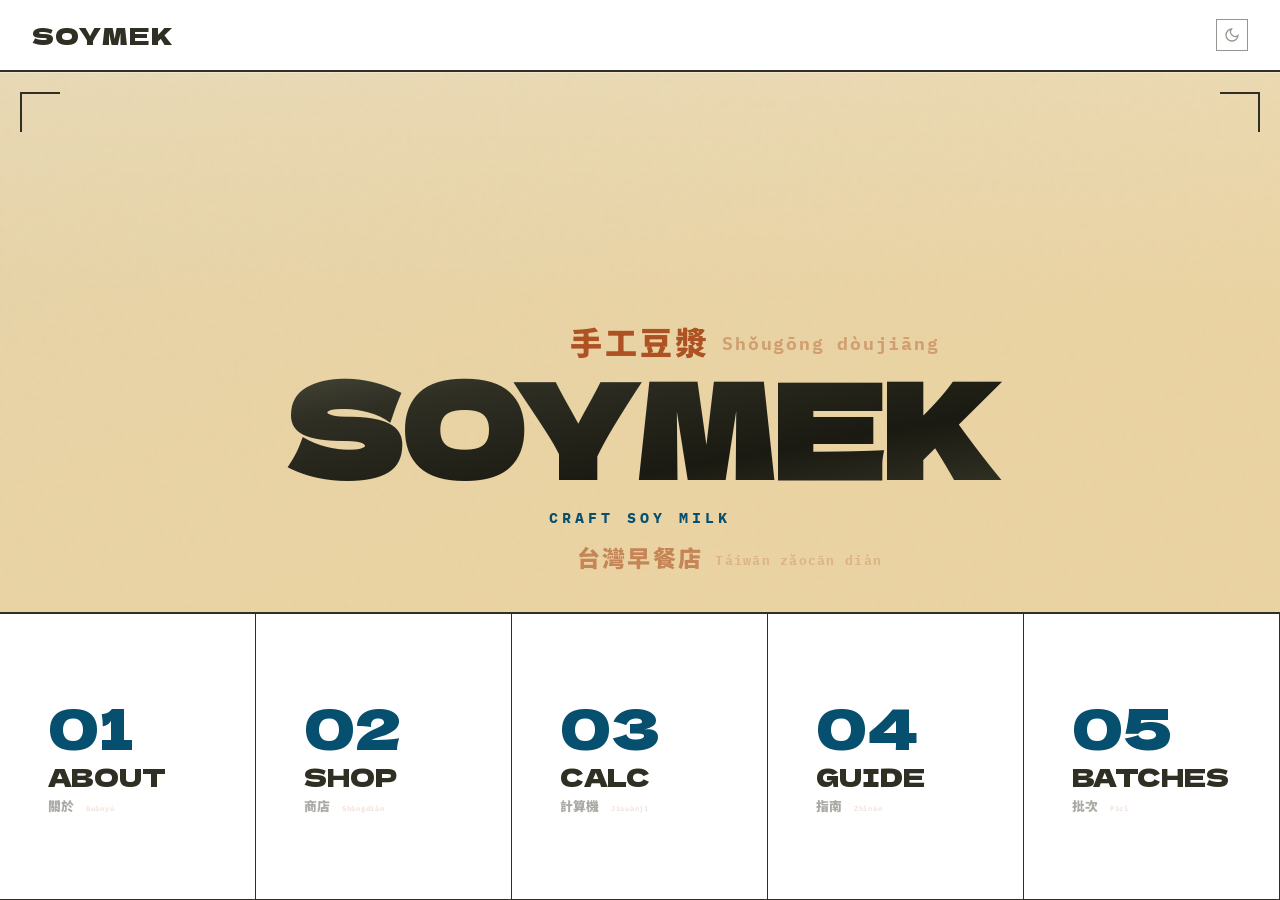
<file: index.html>
<!DOCTYPE html>
<html lang="nl">
<head>
    <meta charset="UTF-8">
    <meta name="viewport" content="width=device-width, initial-scale=1.0">
    <title>SOYMEK | Craft Soy Milk</title>
    <meta name="description" content="Handgemaakte sojamelk. Taiwanese ontbijttraditie, vakmanschap in elke batch.">
    <meta name="theme-color" content="#000000">
    <link href="https://fonts.googleapis.com/css2?family=Dela+Gothic+One&family=ZCOOL+XiaoWei&family=IBM+Plex+Mono:wght@400;700&family=Space+Mono:wght@400;700&family=Noto+Sans+TC:wght@400;900&family=Noto+Serif+TC:wght@400;700&display=swap" rel="stylesheet">
    <link rel="stylesheet" href="styles.css">
    <script>
        (function() {
            document.documentElement.setAttribute('data-theme', localStorage.getItem('theme') || 'light');
        })();
    </script>
</head>
<body>
    <div id="site-nav"></div>
    <div class="app-wrapper">
        <div id="content"></div>
        <div id="site-footer"></div>
    </div>
    <script src="app.js"></script>
</body>
</html>
</file>
<file: styles.css>
:root {
    --bg-color: #fdfaf0;
    --text-color: #2f2f24;
    --header-bg: #ebd3a2;
    --header-text: #2f2f24;
    --master-red: #ae5224;
    --accent-color: #064f6e;
    --card-bg: #ffffff;
    --border-color: #2f2f24;
    --stat-bg: #ebd3a2;
    --stat-text: #2f2f24;
    --note-bg: #2f2f24;
    --note-text: #ebd3a2;
    /* Metal Effects */
    --metal-shimmer: linear-gradient(135deg, rgba(255,255,255,0.4) 0%, rgba(255,255,255,0) 50%, rgba(0,0,0,0.05) 100%);
    --rvs-texture: url("data:image/svg+xml,%3Csvg viewBox='0 0 200 200' xmlns='http://www.w3.org/2000/svg'%3E%3Cfilter id='noiseFilter'%3E%3CfeTurbulence type='fractalNoise' baseFrequency='0.65' numOctaves='3' stitchTiles='stitch'/%3E%3C/filter%3E%3Crect width='100%25' height='100%25' filter='url(%23noiseFilter)'/%3E%3C/svg%3E");
}

[data-theme="dark"] {
    --bg-color: #000000;
    --text-color: #ebd3a2;
    --header-bg: #000000;
    --header-text: #ebd3a2;
    --master-red: #ae5224;
    --accent-color: #064f6e;
    --card-bg: #000000;
    --border-color: #2f2f24;
    --stat-bg: #000000;
    --stat-text: #ebd3a2;
    --note-bg: #050505;
    --note-text: #ebd3a2;
}

html {
    scroll-behavior: smooth;
    max-width: 100%;
    overflow-x: hidden;
    background-color: #000000;
    /* Subtle scanline/grain effect for brutalist feel */
    background-image: linear-gradient(rgba(18, 16, 16, 0) 50%, rgba(0, 0, 0, 0.1) 50%), linear-gradient(90deg, rgba(255, 0, 0, 0.02), rgba(0, 255, 0, 0.01), rgba(0, 0, 255, 0.02));
    background-size: 100% 4px, 3px 100%;
}

* {
    box-sizing: border-box;
    margin: 0;
    padding: 0;
    -webkit-font-smoothing: antialiased;
}

body {
    background-color: #000000; /* Full frame black */
    color: var(--text-color);
    font-family: 'IBM Plex Mono', monospace;
    line-height: 1.4;
    max-width: 100%;
    overflow-x: hidden;
}

/* ─── TEXTURES ────────────────────────────────────── */

.page-home .main-header,
.about-section,
.main-footer {
    position: relative;
}

.about-section::after {
    content: "";
    position: absolute;
    top: 0; left: 0; width: 100%; height: 100%;
    background-image: var(--rvs-texture);
    opacity: 0.04;
    pointer-events: none;
    z-index: 1;
}

/* ─── NAV ─────────────────────────────────────────── */

.main-nav {
    position: sticky;
    top: 0;
    z-index: 100;
    background: var(--bg-color);
    border-bottom: 2px solid var(--border-color);
    display: flex;
    align-items: center;
    justify-content: space-between;
    padding: 0 clamp(12px, 2.5vw, 40px);
    height: 72px;
    transition: background-color 0.3s ease;
    max-width: 1200px;
    margin: 0 auto;
}

/* Home specific full-width nav */
.page-home .main-nav {
    max-width: 100%;
    background: #ffffff;
}

.page-home .nav-links {
    display: none;
}

[data-theme="dark"] .page-home .main-nav {
    background: #000000;
}

@media (min-width: 1240px) {
    .main-nav {
        border-left: 2px solid var(--border-color);
        border-right: 2px solid var(--border-color);
    }
    
    /* Remove borders for home full-width nav */
    .page-home .main-nav {
        border-left: none;
        border-right: none;
    }
}

.nav-brand {
    font-family: 'Dela Gothic One', cursive;
    font-size: 1.5rem;
    color: var(--text-color);
    text-decoration: none;
    letter-spacing: 1px;
    flex-shrink: 0;
}

.nav-links {
    display: flex;
    gap: clamp(10px, 2.2vw, 32px);
}

.nav-link {
    font-family: 'IBM Plex Mono', monospace;
    font-weight: 700;
    font-size: 0.8rem;
    letter-spacing: 1px;
    color: var(--text-color);
    text-decoration: none;
    opacity: 0.45;
    transition: opacity 0.2s;
    white-space: nowrap;
}

.nav-link:hover { opacity: 0.8; }
.nav-link.active { opacity: 1; color: var(--accent-color); }

.theme-toggle {
    background: transparent;
    border: 1px solid var(--border-color);
    color: var(--text-color);
    width: 32px;
    height: 32px;
    display: flex;
    align-items: center;
    justify-content: center;
    cursor: pointer;
    opacity: 0.5;
    flex-shrink: 0;
    transition: all 0.2s;
}

.theme-toggle:hover { opacity: 1; border-color: var(--accent-color); color: var(--accent-color); }

.sun-icon { display: none; }
.moon-icon { display: block; }

[data-theme="dark"] .sun-icon { display: block; }
[data-theme="dark"] .moon-icon { display: none; }

@media (max-width: 480px) {
    .main-nav { 
        height: 56px; 
        padding: 0 10px; 
    }
    .nav-brand {
        font-size: 1.2rem;
        margin-right: 8px;
    }
    .nav-links {
        flex: 1;
        min-width: 0;
        gap: 10px;
        overflow-x: auto;
        -webkit-overflow-scrolling: touch;
        padding: 4px 0;
        scrollbar-width: none;
    }
    .nav-links::-webkit-scrollbar { display: none; }

    .nav-link { font-size: 0.7rem; letter-spacing: 0.5px; white-space: nowrap; }
    
    .theme-toggle {
        width: 26px;
        height: 26px;
        margin-left: 6px;
    }
}


/* ─── WRAPPER ─────────────────────────────────────── */

.app-wrapper {
    max-width: 1200px;
    margin: 0 auto;
    min-height: calc(100vh - 72px);
    display: flex;
    flex-direction: column;
    background-color: var(--bg-color); /* Thematic content background */
}

#content {
    flex: 1; /* Pushes footer to the bottom */
}

@media (max-width: 480px) {
    .app-wrapper {
        min-height: calc(100vh - 60px);
    }
}

@media (min-width: 1240px) {
    .app-wrapper {
        border-left: 2px solid var(--border-color);
        border-right: 2px solid var(--border-color);
    }
}

/* ─── HEADER / HERO ───────────────────────────────── */

.main-header {
    background:
        linear-gradient(160deg, rgba(180, 215, 235, 0.09) 0%, transparent 55%),
        linear-gradient(180deg, rgba(255,255,255,0.14) 0%, transparent 28%),
        var(--header-bg);
    border-bottom: 4px solid var(--border-color);
    box-shadow: inset 0 1px 0 rgba(255,255,255,0.35), inset 0 -1px 0 rgba(0,0,0,0.08);
    position: relative;
    overflow: hidden;
    color: var(--header-text);
}

/* Texture Layer */
.main-header::before {
    content: "";
    position: absolute;
    top: 0; left: 0; width: 100%; height: 100%;
    background-image: var(--rvs-texture);
    opacity: 0.04;
    pointer-events: none;
    z-index: 1;
}

.header-inner {
    padding: clamp(48px, 8vw, 96px) clamp(24px, 5vw, 72px) clamp(40px, 6vw, 80px);
    text-align: center;
    position: relative;
    z-index: 2;
    min-height: 200px;
}

.header-corner {
    position: absolute;
    width: 40px;
    height: 40px;
    z-index: 3;
    pointer-events: none;
}
.header-corner.tl { top: 20px; left: 20px; border-left: 2px solid var(--border-color); border-top: 2px solid var(--border-color); }
.header-corner.tr { top: 20px; right: 20px; border-right: 2px solid var(--border-color); border-top: 2px solid var(--border-color); }
.header-corner.bl { bottom: 20px; left: 20px; border-left: 2px solid var(--border-color); border-bottom: 2px solid var(--border-color); }
.header-corner.br { bottom: 20px; right: 20px; border-right: 2px solid var(--border-color); border-bottom: 2px solid var(--border-color); }

.scroll-hint {
    position: absolute;
    bottom: 20px;
    left: 50%;
    transform: translateX(-50%);
    font-family: 'IBM Plex Mono', monospace;
    font-size: 1.2rem;
    color: var(--master-red);
    opacity: 0.55;
    animation: bounce 2s infinite;
    z-index: 3;
    pointer-events: none;
}

.brand-line {
    font-family: 'Noto Sans TC', sans-serif;
    font-weight: 900;
    font-size: clamp(1rem, 2.5vw, 2.2rem);
    color: var(--master-red);
    letter-spacing: 0.1em;
    margin-bottom: 4px;
    line-height: 1.2;
}

.brand-line--bottom {
    margin-bottom: 0;
    margin-top: 16px;
    font-size: clamp(0.85rem, 1.8vw, 1.6rem);
    opacity: 0.6;
}

.brand-name {
    font-family: 'Dela Gothic One', cursive;
    font-size: clamp(2.4rem, 10vw, 9rem);
    line-height: 0.95;
    letter-spacing: -0.015em;
    background: linear-gradient(
        170deg,
        #5a5a48 0%,
        #2f2f24 30%,
        #1a1a12 65%,
        #3d3d2e 100%
    );
    -webkit-background-clip: text;
    -webkit-text-fill-color: transparent;
    background-clip: text;
}

.brand-tagline {
    display: flex;
    justify-content: center;
    margin-top: 24px;
}

.brand-tagline span {
    font-family: 'IBM Plex Mono', monospace;
    font-weight: 700;
    font-size: clamp(0.7rem, 1.5vw, 0.95rem);
    letter-spacing: 4px;
    color: var(--accent-color);
    line-height: 1;
    display: inline-block;
}

.header-info {
    display: flex;
    align-items: center;
    justify-content: center;
    flex-wrap: wrap;
    gap: 12px;
    margin-top: 32px;
    font-family: 'IBM Plex Mono', monospace;
    font-size: clamp(0.6rem, 1.2vw, 0.8rem);
    font-weight: 700;
    letter-spacing: 0.5px;
    opacity: 0.6;
    color: var(--header-text);
}

.info-sep { opacity: 0.35; }

/* ─── PAGE NAV TILES (index) ──────────────────────── */

.page-nav {
    display: grid;
    grid-template-columns: repeat(4, 1fr);
    border-top: 1px solid var(--border-color);
    border-bottom: 1px solid var(--border-color);
}

.page-nav-item {
    display: block;
    padding: clamp(48px, 8vw, 84px) clamp(24px, 4vw, 48px);
    border-right: 1px solid var(--border-color);
    text-decoration: none;
    color: var(--text-color);
    transition: background 0.2s;
}

.page-nav-item:last-child { border-right: none; }

.page-nav-item:hover {
    background: var(--stat-bg);
}

.page-nav-num {
    font-family: 'Dela Gothic One', cursive;
    font-size: clamp(2rem, 5vw, 3.5rem);
    color: var(--accent-color);
    opacity: 1;
    line-height: 1;
    display: block;
}

.page-nav-title {
    font-family: 'Dela Gothic One', cursive;
    font-size: clamp(1rem, 2.8vw, 1.6rem);
    letter-spacing: 0;
    display: block;
    margin-top: 4px;
    color: var(--text-color);
}

.page-nav-sub {
    font-family: 'Noto Sans TC', sans-serif;
    font-weight: 900;
    font-size: clamp(0.65rem, 1.2vw, 0.8rem);
    opacity: 0.4;
    display: block;
    margin-top: 2px;
}

@media (max-width: 580px) {
    .page-nav { grid-template-columns: 1fr; }
    .page-nav-item { border-right: none; border-bottom: 1px solid var(--border-color); }
    .page-nav-item:last-child { border-bottom: none; }
}

/* ─── ABOUT (index) ───────────────────────────────── */

.about-section {
    border-bottom: 1px solid var(--border-color);
    overflow: hidden;
}

.about-grid {
    display: grid;
    grid-template-columns: 1fr;
}

@media (min-width: 700px) {
    .about-grid { grid-template-columns: auto 1fr; }
}

.about-deco {
    display: flex;
    align-items: center;
    justify-content: center;
    padding: clamp(48px, 8vw, 84px) clamp(32px, 6vw, 64px);
    border-bottom: 2px solid var(--border-color);
    background: var(--stat-bg);
    color: var(--stat-text);
}

@media (min-width: 900px) {
    .about-grid {
        grid-template-columns: 240px 1fr 80px;
    }
    
    .about-deco {
        border-bottom: none;
        border-right: 2px solid var(--border-color);
        flex-direction: column;
        padding: 84px 48px;
        justify-content: flex-start;
        min-width: 240px;
    }

    .about-grid::after {
        content: "QUALITY CONTROL ｜ BATCH #001 ｜ TAIWAN TRADITION";
        writing-mode: vertical-rl;
        padding: 48px 20px;
        font-family: 'IBM Plex Mono', monospace;
        font-size: 0.65rem;
        font-weight: 700;
        letter-spacing: 4px;
        text-transform: uppercase;
        opacity: 0.15;
        border-left: 1px dashed var(--border-color);
        display: flex;
        align-items: center;
        justify-content: center;
    }
}

.deco-char {
    font-family: 'Noto Sans TC', sans-serif;
    font-size: clamp(6rem, 12vw, 12rem);
    font-weight: 900;
    line-height: 0.9;
    opacity: 0.08;
    color: var(--text-color);
}
.about-text {
    padding: clamp(32px, 6vw, 64px) clamp(24px, 8vw, 96px);
    animation: slideInUp 0.8s ease-out;
}

.about-title {
    font-family: 'Noto Sans TC', sans-serif;
    font-weight: 900;
    font-size: clamp(4rem, 12vw, 9rem);
    color: var(--master-red);
    opacity: 0.06;
    margin-bottom: -0.15em;
    line-height: 0.8;
    letter-spacing: -0.02em;
    pointer-events: none;
    user-select: none;
    text-align: right; /* Push away from the deco-char */
}

.about-text p {
    font-size: clamp(1.1rem, 2.5vw, 1.3rem);
    line-height: 1.8;
    margin-bottom: 28px;
    max-width: 600px;
    opacity: 0.85;
}

.about-stats {
    display: grid;
    grid-template-columns: repeat(auto-fit, minmax(140px, 1fr));
    gap: 32px;
    margin-top: 56px;
    border: 2px solid var(--border-color);
    border-top-color: rgba(255,255,255,0.4);
    border-left-color: rgba(255,255,255,0.4);
    box-shadow: 2px 2px 0px rgba(0,0,0,0.1);
    padding: 32px;
    background: rgba(235, 211, 162, 0.05);
    background-image: var(--metal-shimmer);
    position: relative;
    width: 100%;
}

@media (min-width: 900px) {
    .about-stats {
        grid-template-columns: repeat(3, auto);
        width: auto;
        gap: 64px;
        padding: 32px 48px;
    }
}

.about-stats::before {
    content: "BATCH SPECIFICATIONS";
    position: absolute;
    top: -10px;
    left: 20px;
    background: var(--bg-color);
    padding: 0 10px;
    font-family: 'IBM Plex Mono', monospace;
    font-size: 0.6rem;
    font-weight: 700;
    letter-spacing: 2px;
    opacity: 0.5;
}

.about-stat-num {
    font-family: 'Dela Gothic One', cursive;
    font-size: clamp(2.2rem, 5vw, 3.2rem);
    color: var(--accent-color);
    line-height: 1;
    display: block;
}

.about-stat-label {
    font-family: 'IBM Plex Mono', monospace;
    font-weight: 700;
    font-size: 0.7rem;
    letter-spacing: 1.5px;
    opacity: 0.5;
    display: block;
    margin-top: 8px;
}


/* ─── TAIWAN SIGN ─────────────────────────────────── */

.tw-sign {
    background: var(--master-red);
    border-bottom: 4px solid #7a3118;
    padding: clamp(20px, 4vw, 36px) clamp(24px, 5vw, 64px);
}

.tw-sign-zh {
    font-family: 'Noto Sans TC', sans-serif;
    font-weight: 900;
    font-size: clamp(2rem, 6vw, 4.5rem);
    color: #ffffff;
    line-height: 1;
    letter-spacing: 0.08em;
    display: block;
}

.tw-sign-sub {
    font-family: 'IBM Plex Mono', monospace;
    font-size: clamp(0.65rem, 1.2vw, 0.8rem);
    font-weight: 700;
    letter-spacing: 2px;
    color: rgba(255,255,255,0.5);
    display: block;
    margin-top: 6px;
}

/* ─── MENU BOARD ──────────────────────────────────── */

.menu-board {
    margin-top: 48px;
    border: 2px solid var(--border-color);
    overflow: hidden;
}

.menu-board-header {
    background: var(--master-red);
    color: #fff;
    font-family: 'Noto Sans TC', sans-serif;
    font-weight: 900;
    font-size: clamp(0.75rem, 1.5vw, 0.9rem);
    letter-spacing: 3px;
    padding: 8px 20px;
    text-align: center;
}

.menu-board-items {
    display: grid;
    grid-template-columns: repeat(3, 1fr);
}

.menu-board-item {
    display: flex;
    flex-direction: column;
    align-items: center;
    padding: 20px 12px;
    border-right: 1px solid var(--border-color);
    gap: 4px;
    text-align: center;
}

.menu-board-item:last-child { border-right: none; }

.menu-item-zh {
    font-family: 'Noto Sans TC', sans-serif;
    font-weight: 900;
    font-size: clamp(1.2rem, 3vw, 1.8rem);
    color: var(--master-red);
    line-height: 1;
}

.menu-item-name {
    font-family: 'IBM Plex Mono', monospace;
    font-size: 0.65rem;
    font-weight: 700;
    letter-spacing: 1.5px;
    opacity: 0.45;
}

.menu-item-spec {
    font-family: 'Dela Gothic One', cursive;
    font-size: clamp(1.4rem, 3.5vw, 2rem);
    color: var(--accent-color);
    line-height: 1;
    margin-top: 4px;
}
/* ─── SECTION TITLE ───────────────────────────────── */

.section-title {
    font-family: 'Dela Gothic One', cursive;
    font-size: clamp(1.2rem, 3vw, 2.2rem);
    background: var(--stat-bg);
    color: var(--stat-text);
    padding: 16px 80px 16px clamp(16px, 4vw, 40px);
    display: flex;
    align-items: center;
    gap: 12px;
    border-bottom: 2px solid var(--border-color);
    line-height: 1.2;
    flex-wrap: wrap;
}

[data-theme="dark"] .section-title {
    border-left: 5px solid var(--accent-color);
    background: transparent;
}

.section-title ruby {
    font-family: 'Noto Sans TC', sans-serif;
    font-weight: 400;
}

/* ─── TYPOGRAPHY ──────────────────────────────────── */

ruby { 
    position: relative;
    display: inline-block;
    vertical-align: middle;
}

rt {
    position: absolute;
    left: 100%;
    bottom: 0.4em;
    margin-left: 12px;
    display: block;
    font-family: 'IBM Plex Mono', monospace;
    font-size: 0.55em;
    font-weight: 700;
    color: var(--master-red);
    opacity: 0.4;
    letter-spacing: 0.1em;
    line-height: 1;
    transition: opacity 0.4s ease, transform 0.4s ease;
    white-space: nowrap;
    pointer-events: none;
}

.fade-pinyin:hover rt,
.fade-pinyin:active rt {
    opacity: 1;
    transform: translateX(4px);
}

/* ─── CALCULATOR ──────────────────────────────────── */

.calculator-card {
    padding: clamp(48px, 8vw, 96px) clamp(24px, 6vw, 72px);
    background: var(--bg-color);
    border: 2px solid var(--border-color);
    max-width: 850px;
    margin: 40px auto;
}

.input-group {
    margin-bottom: 64px;
}

.input-group label:not(.strength-selector label) {
    font-family: 'Dela Gothic One', cursive;
    font-size: clamp(1rem, 2.2vw, 1.4rem);
    color: var(--master-red);
    display: flex;
    align-items: center;
    gap: 10px;
    margin-bottom: 24px;
    line-height: 1.2;
    flex-wrap: wrap;
}

.input-group label ruby { font-family: 'Noto Sans TC', sans-serif; font-weight: 400; font-size: 0.55em; }

.strength-selector {
    display: grid;
    grid-template-columns: 1fr 1fr;
    gap: 0;
    border: 2px solid var(--border-color);
    margin-bottom: 40px;
}

.strength-selector input[type="radio"] { display: none; }

.strength-selector label {
    background: transparent;
    border: none;
    border-right: 2px solid var(--border-color);
    color: var(--text-color);
    padding: 20px;
    text-align: center;
    font-family: 'Dela Gothic One', cursive;
    font-size: 0.9rem;
    cursor: pointer;
    transition: all 0.2s;
    letter-spacing: 1px;
    display: block;
}

.strength-selector label:last-child { border-right: none; }

.strength-selector input[type="radio"]:checked + label {
    background: var(--accent-color);
    color: #ffffff;
}

[data-theme="dark"] .strength-selector input[type="radio"]:checked + label {
    background: var(--master-red);
}

.value-display {
    font-family: -apple-system, BlinkMacSystemFont, 'Segoe UI', sans-serif;
    font-weight: 300;
    font-size: clamp(3.2rem, 12vw, 7.5rem);
    text-align: center;
    line-height: 1;
    color: var(--text-color);
    margin-bottom: 24px;
    max-width: 100%;
    overflow: hidden;
}

input[type=range] {
    width: 100%;
    max-width: 100%;
    height: 44px;
    appearance: none;
    background: transparent;
    cursor: pointer;
}

input[type=range]::-webkit-slider-runnable-track { 
    background: var(--border-color); 
    height: 2px; 
}
input[type=range]::-webkit-slider-thumb {
    appearance: none;
    height: 24px; width: 48px; /* Industrial slider knob shape */
    background: var(--accent-color);
    border: 2px solid var(--border-color);
    margin-top: -12px;
    border-radius: 2px;
    cursor: ew-resize;
}
input[type=range]::-moz-range-track { background: var(--border-color); height: 2px; }
input[type=range]::-moz-range-thumb {
    height: 24px; width: 48px;
    background: var(--accent-color);
    border: 2px solid var(--border-color);
    border-radius: 2px;
    cursor: ew-resize;
}

.sakura-warning {
    display: none;
    background: var(--master-red);
    color: #fff;
    padding: 16px;
    font-family: 'IBM Plex Mono', monospace;
    font-weight: 700;
    font-size: clamp(0.85rem, 2vw, 1.1rem);
    text-align: center;
    margin: 32px 0;
    line-height: 1.5;
}

.stats-row {
    display: grid;
    grid-template-columns: 1fr;
    border: 1px solid var(--border-color);
    margin-top: 48px;
    background: transparent;
    color: var(--text-color);
}

.stat {
    padding: 32px 24px;
    border-bottom: 1px solid var(--border-color);
    text-align: center;
}

.stat label {
    font-family: 'IBM Plex Mono', monospace;
    font-weight: 700;
    font-size: clamp(0.7rem, 2vw, 0.9rem);
    color: var(--master-red);
    letter-spacing: 1px;
    margin-bottom: 12px;
    display: block;
}

.stat-value {
    font-family: -apple-system, BlinkMacSystemFont, 'Segoe UI', sans-serif;
    font-weight: 300;
    font-size: clamp(1.8rem, 6vw, 3.4rem);
    color: inherit;
    line-height: 1;
}

@media (min-width: 500px) {
    .stats-row { grid-template-columns: repeat(3, 1fr); }
    .stat { border-bottom: none; border-right: 1px solid var(--border-color); }
    .stat:last-child { border-right: none; }
}

/* ─── PROCESS STEPS ───────────────────────────────── */

.process-step {
    padding: clamp(48px, 8vw, 96px) clamp(32px, 8vw, 96px);
    border-bottom: 1px dashed var(--border-color);
    width: 100%;
}

.process-step:last-child { border-bottom: none; }

.process-step h3,
.process-step p {
    max-width: 720px; /* Keep text measure readable */
}

.process-step[data-step]::before {
    content: "#" attr(data-step);
    font-family: 'IBM Plex Mono', monospace;
    font-size: 1.2rem;
    font-weight: 700;
    color: var(--accent-color);
    opacity: 0.5;
    display: block;
    margin-bottom: 16px;
    letter-spacing: 2px;
}

[data-theme="dark"] .process-step[data-step]::before {
    color: #4da3c4; /* Brighter blue for dark mode */
    opacity: 0.3; /* Increased visibility */
}


.process-step h3 {
    font-family: 'Dela Gothic One', cursive;
    font-size: clamp(1.6rem, 4vw, 2.4rem);
    color: var(--master-red);
    margin-bottom: 16px;
}

.process-step h3 ruby { font-family: 'Noto Sans TC', sans-serif; font-weight: 400; font-size: 0.65em; }
.process-step h3 rt { font-size: 0.45em; }

.process-step p {
    font-size: clamp(1.1rem, 2.5vw, 1.3rem);
    line-height: 1.85;
}

/* ─── PRO NOTES ───────────────────────────────────── */

.pro-notes {
    background: transparent;
    color: var(--text-color);
}

.pro-notes .section-title {
    background: var(--stat-bg);
    color: var(--stat-text);
}

[data-theme="dark"] .pro-notes .section-title {
    background: transparent;
    border-left: 8px solid var(--accent-color);
}

.notes-grid {
    display: grid;
    grid-template-columns: 1fr;
}

@media (min-width: 700px) {
    .notes-grid { 
        grid-template-columns: repeat(3, 1fr); 
    }
}

.note-item {
    font-size: clamp(1.05rem, 2.5vw, 1.25rem);
    padding: clamp(40px, 6vw, 72px) clamp(24px, 5vw, 48px);
    border-bottom: 1px dashed var(--border-color);
    line-height: 1.7;
}

@media (min-width: 700px) {
    .note-item { 
        border-bottom: none; 
        border-right: 1px dashed var(--border-color); 
    }
    .note-item:last-child { border-right: none; }
}

.note-item strong {
    font-family: 'Dela Gothic One', cursive;
    font-size: clamp(1.5rem, 3.5vw, 2rem);
    color: var(--master-red);
    display: block;
    margin-bottom: 16px;
    line-height: 1.2;
}

[data-theme="dark"] .note-item {
    border-color: rgba(235, 211, 162, 0.2);
}

/* ─── BATCHES ─────────────────────────────────────── */

.batches-section {
    padding: clamp(32px, 6vw, 64px) clamp(24px, 5vw, 64px);
}

.batches-intro {
    font-size: clamp(0.95rem, 2vw, 1.1rem);
    opacity: 0.7;
    margin-bottom: 40px;
    max-width: 640px;
    line-height: 1.7;
}

.batch-table {
    width: 100%;
    border-collapse: collapse;
    font-family: 'IBM Plex Mono', monospace;
    font-size: clamp(0.8rem, 1.8vw, 0.95rem);
}

.batch-table th {
    font-weight: 700;
    font-size: 0.7rem;
    letter-spacing: 1.5px;
    opacity: 0.45;
    text-align: left;
    padding: 0 16px 12px 0;
    border-bottom: 2px solid var(--border-color);
}

.batch-table td {
    padding: 20px 16px 20px 0;
    border-bottom: 1px solid var(--border-color);
    vertical-align: middle;
}

.batch-num {
    font-family: 'Dela Gothic One', cursive;
    font-size: 1.2rem;
    color: var(--accent-color);
}

.batch-status {
    display: inline-block;
    padding: 4px 10px;
    font-size: 0.75rem;
    font-weight: 700;
    letter-spacing: 1px;
}

.status-soaking { background: var(--accent-color); color: #fff; }
.status-cooking { background: var(--master-red); color: #fff; }
.status-done    { background: transparent; color: var(--text-color); border: 1px solid var(--border-color); opacity: 0.6; }
.status-failed  { background: #000; color: #fff; }

/* ─── FOOTER ──────────────────────────────────────── */

.main-footer {
    border-top: 4px solid var(--border-color);
    padding: clamp(80px, 12vw, 160px) clamp(32px, 8vw, 120px);
    background: var(--header-bg);
    color: var(--header-text);
}

.footer-inner {
    text-align: center;
    display: flex;
    flex-direction: column;
    align-items: center;
    gap: 24px;
}

.footer-brand {
    font-family: 'Dela Gothic One', Impact, sans-serif;
    font-size: clamp(3rem, 9vw, 7rem);
    letter-spacing: 2px;
    line-height: 1;
}

.footer-detail {
    display: flex;
    gap: clamp(32px, 8vw, 80px);
    margin-top: 8px;
    flex-wrap: wrap;
    justify-content: center;
}

.footer-term {
    display: flex;
    flex-direction: column;
    align-items: center;
    gap: 4px;
}

.footer-zh {
    font-family: 'Noto Sans TC', sans-serif;
    font-weight: 900;
    font-size: clamp(1.2rem, 3vw, 2rem);
    color: var(--master-red);
    line-height: 1;
}

.footer-pinyin {
    font-family: 'IBM Plex Mono', monospace;
    font-size: clamp(0.65rem, 1.2vw, 0.8rem);
    color: var(--accent-color);
    letter-spacing: 1px;
    opacity: 0.8;
}

.footer-en {
    font-family: 'IBM Plex Mono', monospace;
    font-weight: 700;
    font-size: clamp(0.6rem, 1vw, 0.75rem);
    letter-spacing: 2px;
    opacity: 0.4;
    text-transform: uppercase;
}

.footer-copy {
    font-family: 'IBM Plex Mono', monospace;
    font-weight: 700;
    font-size: 0.7rem;
    letter-spacing: 1.5px;
    opacity: 0.3;
    margin-top: 16px;
}

.footer-link {
    color: inherit;
    text-decoration: none;
    transition: opacity 0.2s, color 0.2s;
}

.footer-link:hover {
    opacity: 1;
    color: var(--accent-color);
}

/* ─── SHOP ────────────────────────────────────────── */

.shop-section {
    min-height: 80vh;
}

.shop-funnel {
    padding: clamp(32px, 6vw, 64px) clamp(24px, 5vw, 48px);
    max-width: 900px;
    margin: 0 auto;
}

.funnel-progress {
    display: flex;
    justify-content: space-between;
    margin-bottom: 60px;
    border-bottom: 1px solid var(--border-color);
    padding-bottom: 12px;
}

.progress-step {
    font-family: 'Dela Gothic One', sans-serif;
    font-size: 0.85rem;
    letter-spacing: 2px;
    opacity: 0.3;
    position: relative;
}

.progress-step.active {
    opacity: 1;
    color: var(--accent-color);
}

.progress-step.active::after {
    content: "";
    position: absolute;
    bottom: -13px;
    left: 0;
    width: 100%;
    height: 3px;
    background: var(--accent-color);
}

.shop-step {
    display: none;
}

.shop-step.active {
    display: block;
    animation: fadeIn 0.4s ease-out;
}

@keyframes fadeIn {
    from { opacity: 0; transform: translateY(10px); }
    to { opacity: 1; transform: translateY(0); }
}

.step-heading {
    font-family: 'Dela Gothic One', sans-serif;
    font-size: clamp(1.8rem, 4vw, 2.8rem);
    margin-bottom: 40px;
    color: var(--text-color);
    text-align: center;
}

/* Step 1: Product Grid */
.product-grid {
    display: grid;
    grid-template-columns: repeat(auto-fit, minmax(280px, 1fr));
    gap: 32px;
}

.product-card {
    border: 2px solid var(--border-color);
    border-top-color: rgba(255,255,255,0.4);
    border-left-color: rgba(255,255,255,0.4);
    box-shadow: 2px 2px 0px rgba(0,0,0,0.1);
    padding: 0;
    text-align: center;
    transition: transform 0.2s, background 0.2s;
    cursor: pointer;
    background: var(--card-bg);
    background-image: var(--metal-shimmer);
    background-size: cover;
    display: flex;
    flex-direction: column;
}

.product-card:hover {
    background: var(--stat-bg);
    background-image: var(--metal-shimmer);
    transform: translateY(-4px);
}

.product-image {
    width: 100%;
    height: 240px;
    background: var(--stat-bg);
    border-bottom: 1px solid var(--border-color);
    margin-bottom: 24px;
    overflow: hidden;
}

.product-image img {
    width: 100%;
    height: 100%;
    object-fit: cover;
    mix-blend-mode: multiply;
    transition: transform 0.6s cubic-bezier(0.165, 0.84, 0.44, 1);
}

[data-theme="dark"] .product-image img {
    mix-blend-mode: normal;
    opacity: 0.9;
}

.product-card:hover .product-image img {
    transform: scale(1.1);
}

.product-name {
    font-family: 'Dela Gothic One', sans-serif;
    font-size: 1.6rem;
    margin-bottom: 12px;
    color: var(--master-red);
}

.product-desc {
    font-size: 0.95rem;
    line-height: 1.6;
    opacity: 0.7;
    margin-bottom: 24px;
    flex: 1;
}

.select-btn, .checkout-btn {
    width: 100%;
    padding: 16px;
    background: var(--accent-color);
    color: #ffffff;
    border: none;
    font-family: 'Dela Gothic One', sans-serif;
    font-size: 1.1rem;
    letter-spacing: 2px;
    cursor: pointer;
    transition: opacity 0.2s;
}

.select-btn:hover, .checkout-btn:hover {
    opacity: 0.9;
}

/* Step 2: Frequency Grid */
.frequency-grid {
    display: grid;
    grid-template-columns: 1fr;
    gap: 16px;
    max-width: 500px;
    margin: 0 auto 40px;
}

.option-card {
    border: 1px solid var(--border-color);
    padding: 24px;
    display: flex;
    justify-content: space-between;
    align-items: center;
    cursor: pointer;
    transition: all 0.2s;
}

.option-card:hover {
    background: var(--stat-bg);
}

.option-card.selected {
    background: var(--accent-color);
    color: #fff;
    border-color: var(--accent-color);
}

.option-title {
    font-family: 'Dela Gothic One', sans-serif;
    font-size: 1.4rem;
    letter-spacing: 1px;
}

.option-sub {
    font-size: 0.8rem;
    opacity: 0.6;
    text-transform: uppercase;
    letter-spacing: 1px;
}

/* Step 3: Checkout */
.checkout-card {
    max-width: 500px;
    margin: 0 auto;
    border: 1px solid var(--border-color);
    padding: 40px;
    background: var(--card-bg);
}

.quantity-selector {
    margin-bottom: 32px;
    text-align: center;
}

.quantity-selector label {
    font-family: 'Dela Gothic One', sans-serif;
    font-size: 1rem;
    display: block;
    margin-bottom: 16px;
    opacity: 0.6;
}

.qty-controls {
    display: flex;
    align-items: center;
    justify-content: center;
    gap: 24px;
}

.qty-controls button {
    width: 44px;
    height: 44px;
    border: 1px solid var(--border-color);
    background: transparent;
    color: var(--text-color);
    font-size: 1.5rem;
    cursor: pointer;
}

#qty-value {
    font-family: 'Dela Gothic One', sans-serif;
    font-size: 3rem;
    min-width: 40px;
}

.order-summary {
    border-top: 1px solid var(--border-color);
    padding-top: 32px;
    margin-bottom: 32px;
}

.summary-line {
    display: flex;
    justify-content: space-between;
    font-size: 0.9rem;
    margin-bottom: 12px;
    opacity: 0.7;
}

.summary-total {
    display: flex;
    justify-content: space-between;
    font-family: 'Dela Gothic One', sans-serif;
    font-size: 1.8rem;
    margin-top: 24px;
    color: var(--master-red);
}

.deposit-notice {
    font-size: 0.75rem;
    opacity: 0.5;
    margin-top: 16px;
    font-style: italic;
}

.step-nav {
    display: flex;
    justify-content: center;
    margin-top: 32px;
}

.back-btn {
    background: transparent;
    border: none;
    color: var(--text-color);
    font-family: 'Dela Gothic One', sans-serif;
    font-size: 0.9rem;
    letter-spacing: 1px;
    cursor: pointer;
    opacity: 0.5;
    text-decoration: underline;
}

.back-btn:hover { opacity: 1; }

@media (max-width: 600px) {
    .product-grid { grid-template-columns: 1fr; }
    .checkout-card { padding: 24px; }
}

/* ─── HOME RADICAL REDESIGN ───────────────────────── */

.page-home .app-wrapper {
    max-width: 100%;
    margin: 0;
    border-left: none;
    border-right: none;
}

.page-home .main-header {
    height: calc(100vh - 72px);
    display: flex;
    flex-direction: column;
    justify-content: center;
    border-bottom: none;
    position: relative;
    padding-bottom: 0; /* Nav will take this space */
}

.page-home .header-inner {
    padding: 0 48px;
    margin-bottom: 84px; /* Space for the floating-ish nav if needed */
}

/* Position nav items at the bottom on home */
.page-home .page-nav {
    position: fixed;
    bottom: 0;
    left: 0;
    width: 100%;
    background: #ffffff;
    border-top: 2px solid var(--border-color);
    z-index: 1000;
}

.page-home .page-nav-item {
    background: #ffffff;
    border-right: 1px solid var(--border-color);
}

.page-home .page-nav-item:hover {
    background: var(--bg-color);
}

.page-home .page-nav-num {
    color: var(--accent-color);
    opacity: 1;
}

.page-home .page-nav-title {
    color: var(--text-color);
}

.page-home .page-nav-sub rt {
    color: var(--master-red);
}

/* Ensure OLED black in dark mode for the body but header stays full-vibe */
[data-theme="dark"] .page-home .main-header {
    background: #000;
}

[data-theme="dark"] .page-home .page-nav {
    background: #000;
    border-top-color: var(--border-color);
}

[data-theme="dark"] .page-home .page-nav-item {
    background: #000;
    border-right-color: rgba(235, 211, 162, 0.1);
}

[data-theme="dark"] .page-home .page-nav-item:hover {
    background: #111;
}

[data-theme="dark"] .page-home .page-nav-num {
    color: #4da3c4; /* Brighter blue for dark mode contrast */
}

@media (max-width: 580px) {
    .page-home .main-header {
        height: 75vh;
        min-height: 500px;
        padding-top: 40px;
        padding-bottom: 0;
        display: flex;
        flex-direction: column;
        justify-content: center;
    }

    .page-home .page-nav {
        position: static;
        display: flex;
        flex-direction: column;
    }

    .page-home .page-nav-item {
        width: 100%;
        padding: 24px 20px;
        border-right: none;
        border-bottom: 1px solid var(--border-color);
        display: flex;
        align-items: center;
        gap: 24px;
    }

    .page-home .page-nav-num {
        font-size: 2rem;
        min-width: 40px;
    }

    .page-home .page-nav-title {
        margin-top: 0;
        font-size: 1.4rem;
    }

    .page-home .page-nav-sub {
        margin-top: 0;
        margin-left: auto;
    }

    .page-home[data-theme="dark"] .page-nav-item {
        border-bottom-color: rgba(235, 211, 162, 0.1);
    }
}

@keyframes bounce {
    0%, 20%, 50%, 80%, 100% { transform: translateY(0) translateX(-50%); }
    40% { transform: translateY(-10px) translateX(-50%); }
    60% { transform: translateY(-5px) translateX(-50%); }
}

@media (min-width: 581px) {
    .page-home .page-nav {
        display: grid;
        grid-template-columns: repeat(5, 1fr);
    }
}

/* ─── 7-ELEVEN SHOP AESTHETIC ────────────────────────── */

.page-shop {
    --7e-accent: var(--accent-color);
    --7e-main: var(--master-red);
    --7e-bg-alt: var(--header-bg);
}

.page-shop .app-wrapper {
    background-color: var(--bg-color);
}

.page-shop .section-title {
    background: var(--7e-accent);
    color: #ffffff;
    border-bottom: 4px solid var(--7e-main);
    padding: 24px 48px;
    font-size: 2.2rem;
}

.page-shop .section-title rt {
    color: rgba(255, 255, 255, 0.7);
    opacity: 1;
}

.page-shop .section-title ruby {
    font-family: 'Noto Sans TC', sans-serif;
    font-weight: 400;
}

.page-shop .product-name ruby {
    font-family: 'Noto Sans TC', sans-serif;
    font-weight: 700;
    letter-spacing: 0.05em;
    font-size: 0.8em;
}

.page-shop .product-name rt {
    opacity: 0.8;
    color: var(--master-red);
    font-size: 0.55em;
}

[data-theme="dark"] .page-shop .section-title {
    background: #111;
    border-left: 8px solid var(--7e-accent);
    border-bottom-color: var(--7e-main);
}

.page-shop .shop-funnel {
    max-width: 1100px;
    padding-top: 48px;
}

.page-shop .funnel-progress {
    border-bottom: 2px solid var(--border-color);
    margin-bottom: 48px;
}

.page-shop .progress-step.active {
    color: var(--7e-accent);
}

.page-shop .progress-step.active::after {
    background: var(--7e-accent);
    height: 4px;
    bottom: -14px;
}

.page-shop .step-heading {
    color: var(--7e-main);
    font-size: 2rem;
    border-left: 8px solid var(--7e-accent);
    padding-left: 20px;
    text-align: left;
    margin-bottom: 48px;
}

.page-shop .product-card {
    border: 1px solid var(--border-color);
    box-shadow: none;
    border-radius: 0;
    overflow: hidden;
    padding: 0;
    background: var(--card-bg);
}

.page-shop .product-card:hover {
    transform: translateY(-8px);
    border-color: var(--7e-accent);
    background: var(--stat-bg);
}

.page-shop .product-name {
    margin-top: 24px;
    padding: 0 24px;
    color: var(--text-color);
}

.page-shop .product-desc {
    padding: 0 24px 24px;
    font-size: 0.9rem;
    color: var(--text-color);
    opacity: 0.7;
}

.page-shop .select-btn {
    background: var(--7e-accent);
    border-radius: 0;
    font-size: 1.2rem;
    padding: 20px;
}

.page-shop .option-card {
    border-radius: 0;
    padding: 32px;
    border: 1px solid var(--border-color);
}

.page-shop .option-card.selected {
    background: var(--7e-accent);
    border-color: var(--7e-accent);
    color: #fff;
}

.page-shop .checkout-card {
    border-radius: 0;
    border: 2px solid var(--7e-accent);
    background: var(--card-bg);
}

.page-shop .checkout-btn {
    background: var(--7e-main);
    border-radius: 0;
    margin-top: 24px;
}

.page-shop .qty-controls button {
    border-radius: 0;
    border-color: var(--border-color);
    color: var(--text-color);
    background: var(--stat-bg);
}

.page-shop .summary-total {
    color: var(--7e-main);
}

/* 7-Eleven style top banner mockup - using brand colors */
.page-shop .shop-section::before {
    content: "OPEN! POINT ｜ 24H CONVENIENCE CRAFT ｜ SINCE #001";
    display: block;
    background: var(--7e-bg-alt);
    color: var(--text-color);
    text-align: center;
    padding: 12px;
    font-family: 'Dela Gothic One', sans-serif;
    letter-spacing: 4px;
    font-size: 0.9rem;
    border-bottom: 1px solid var(--border-color);
}
</file>
